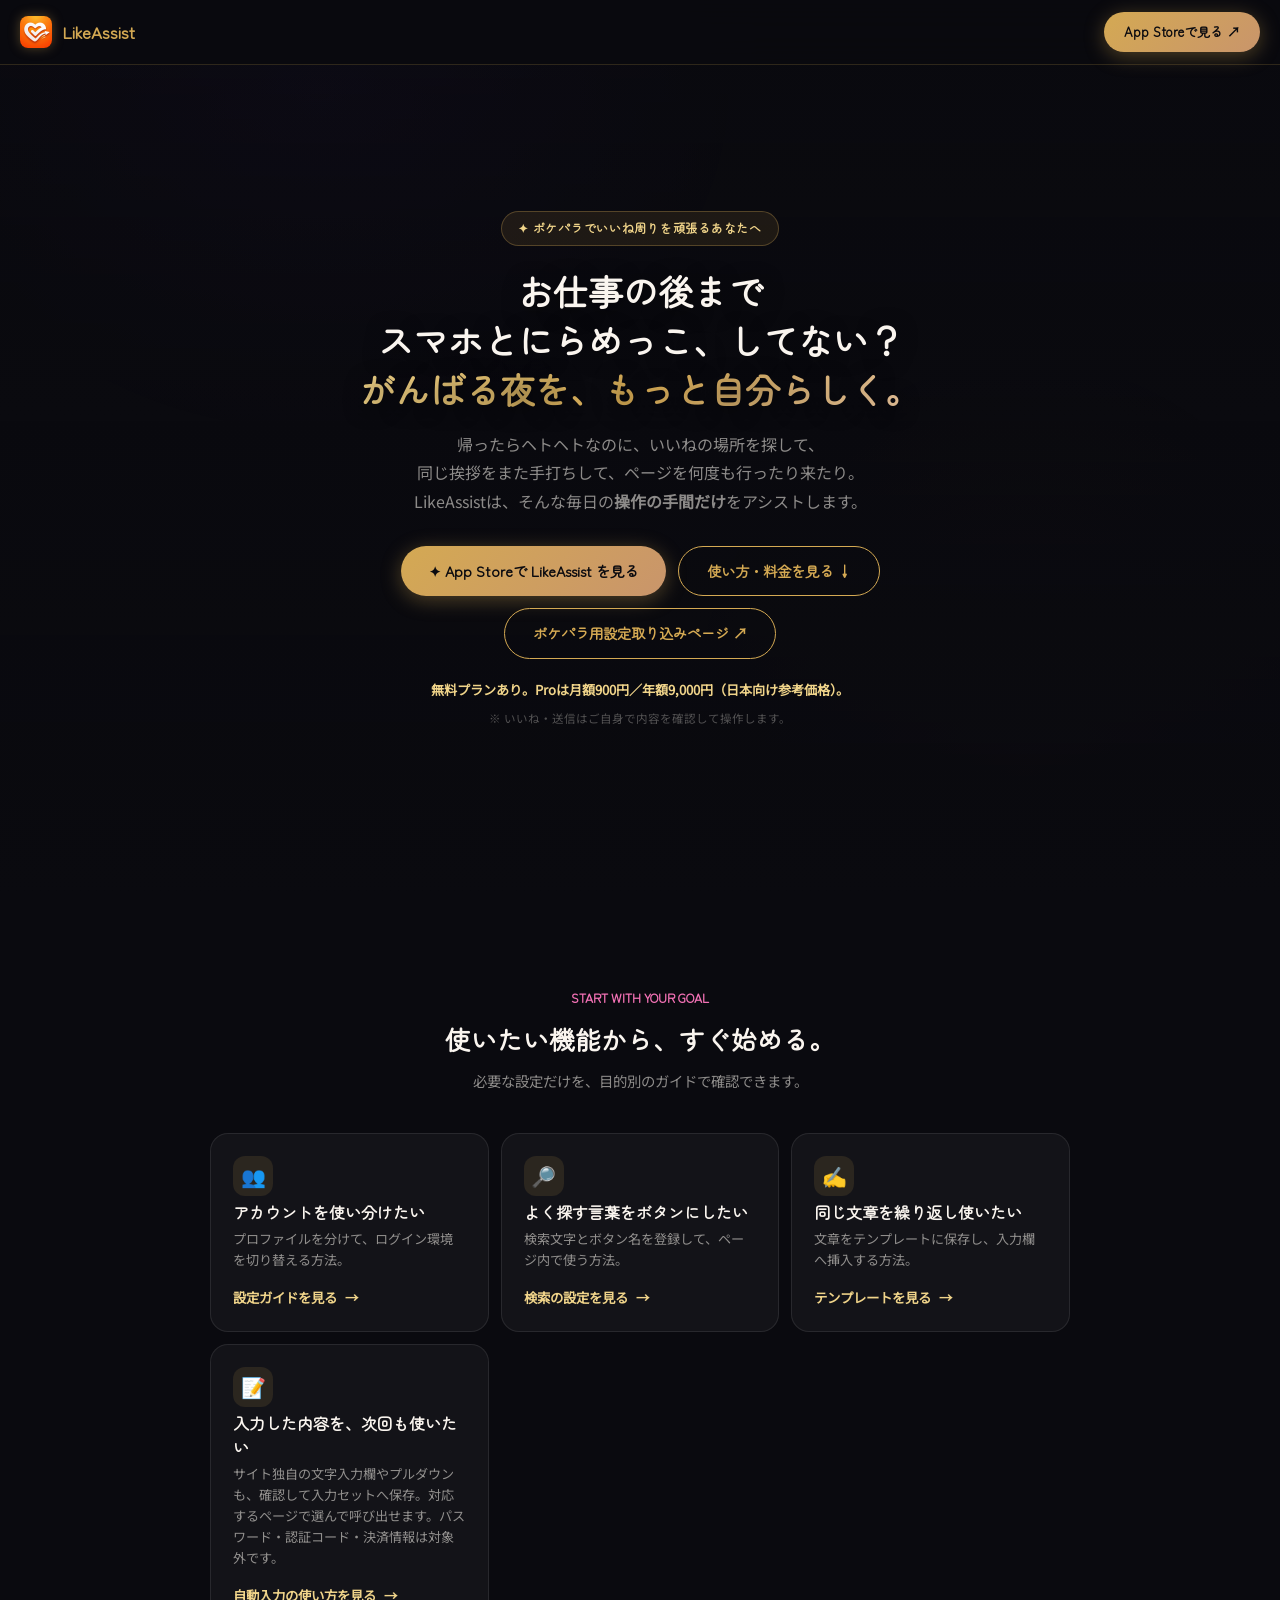
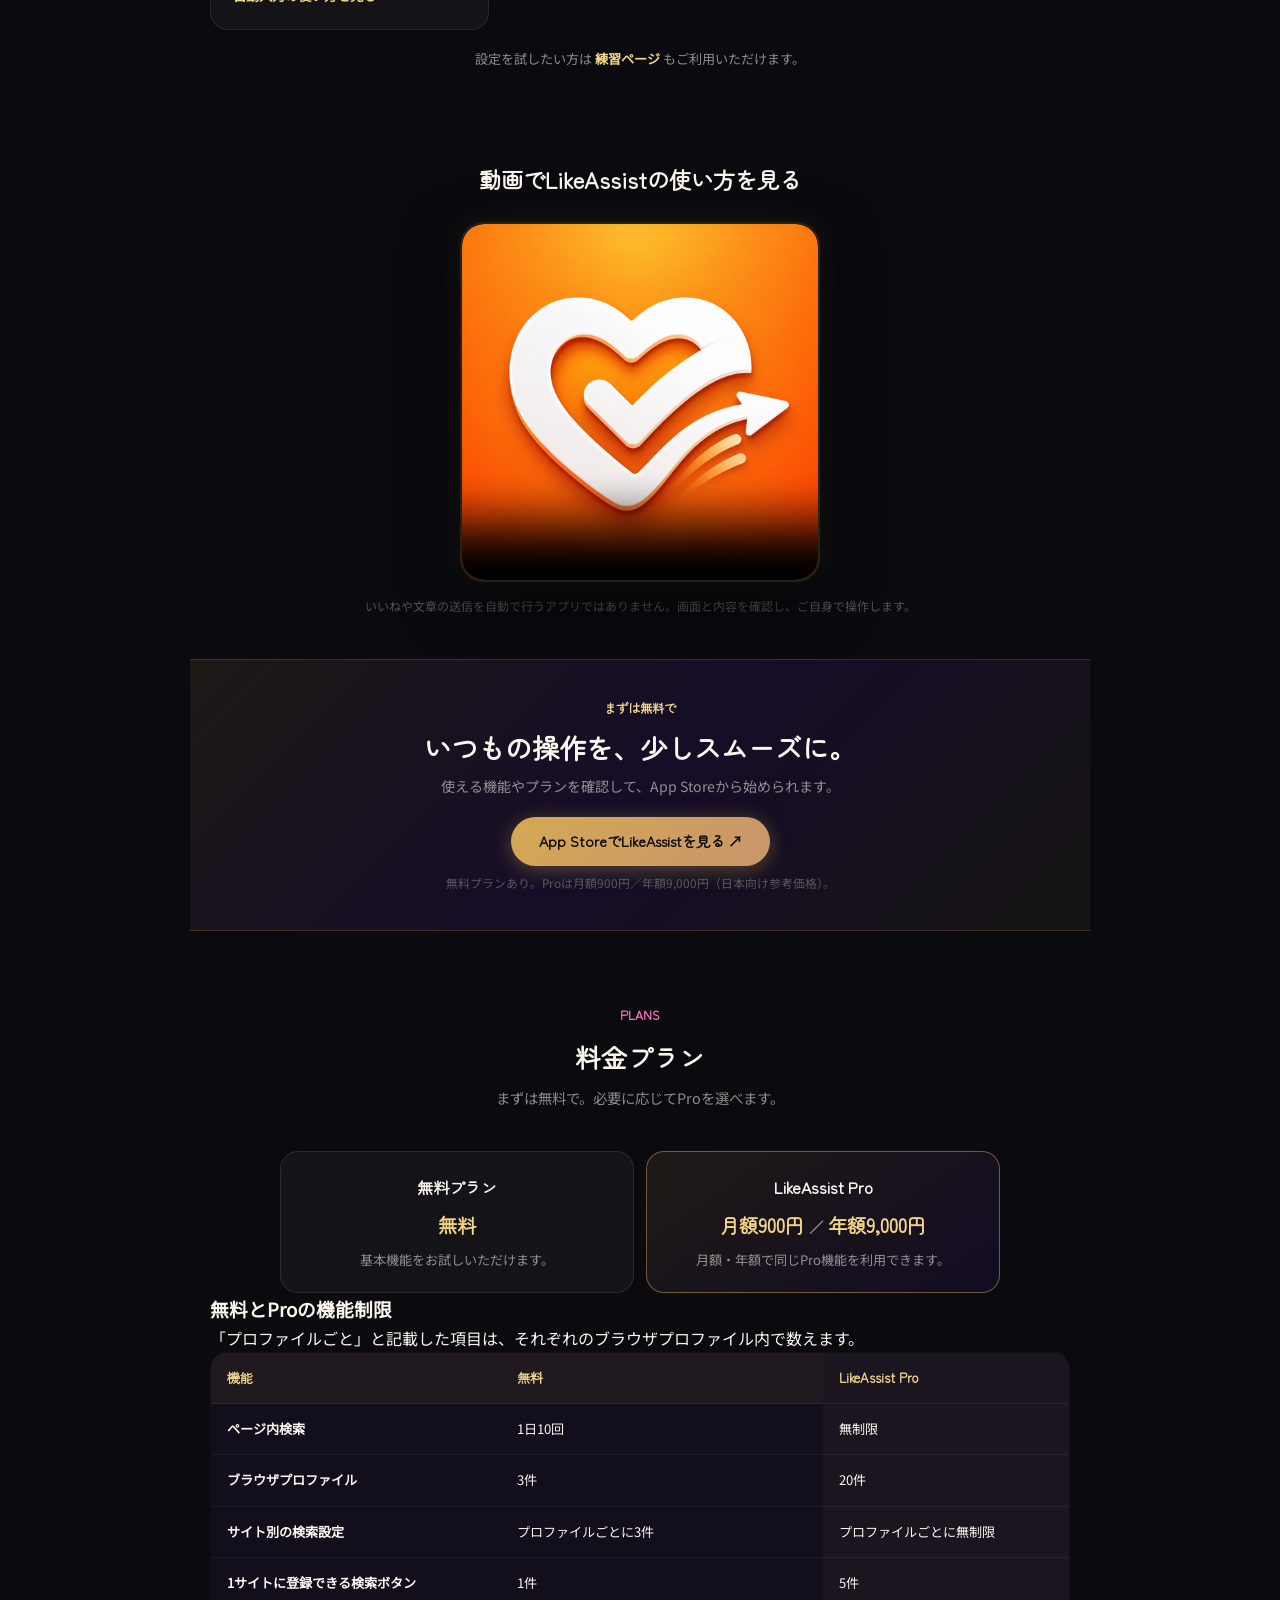
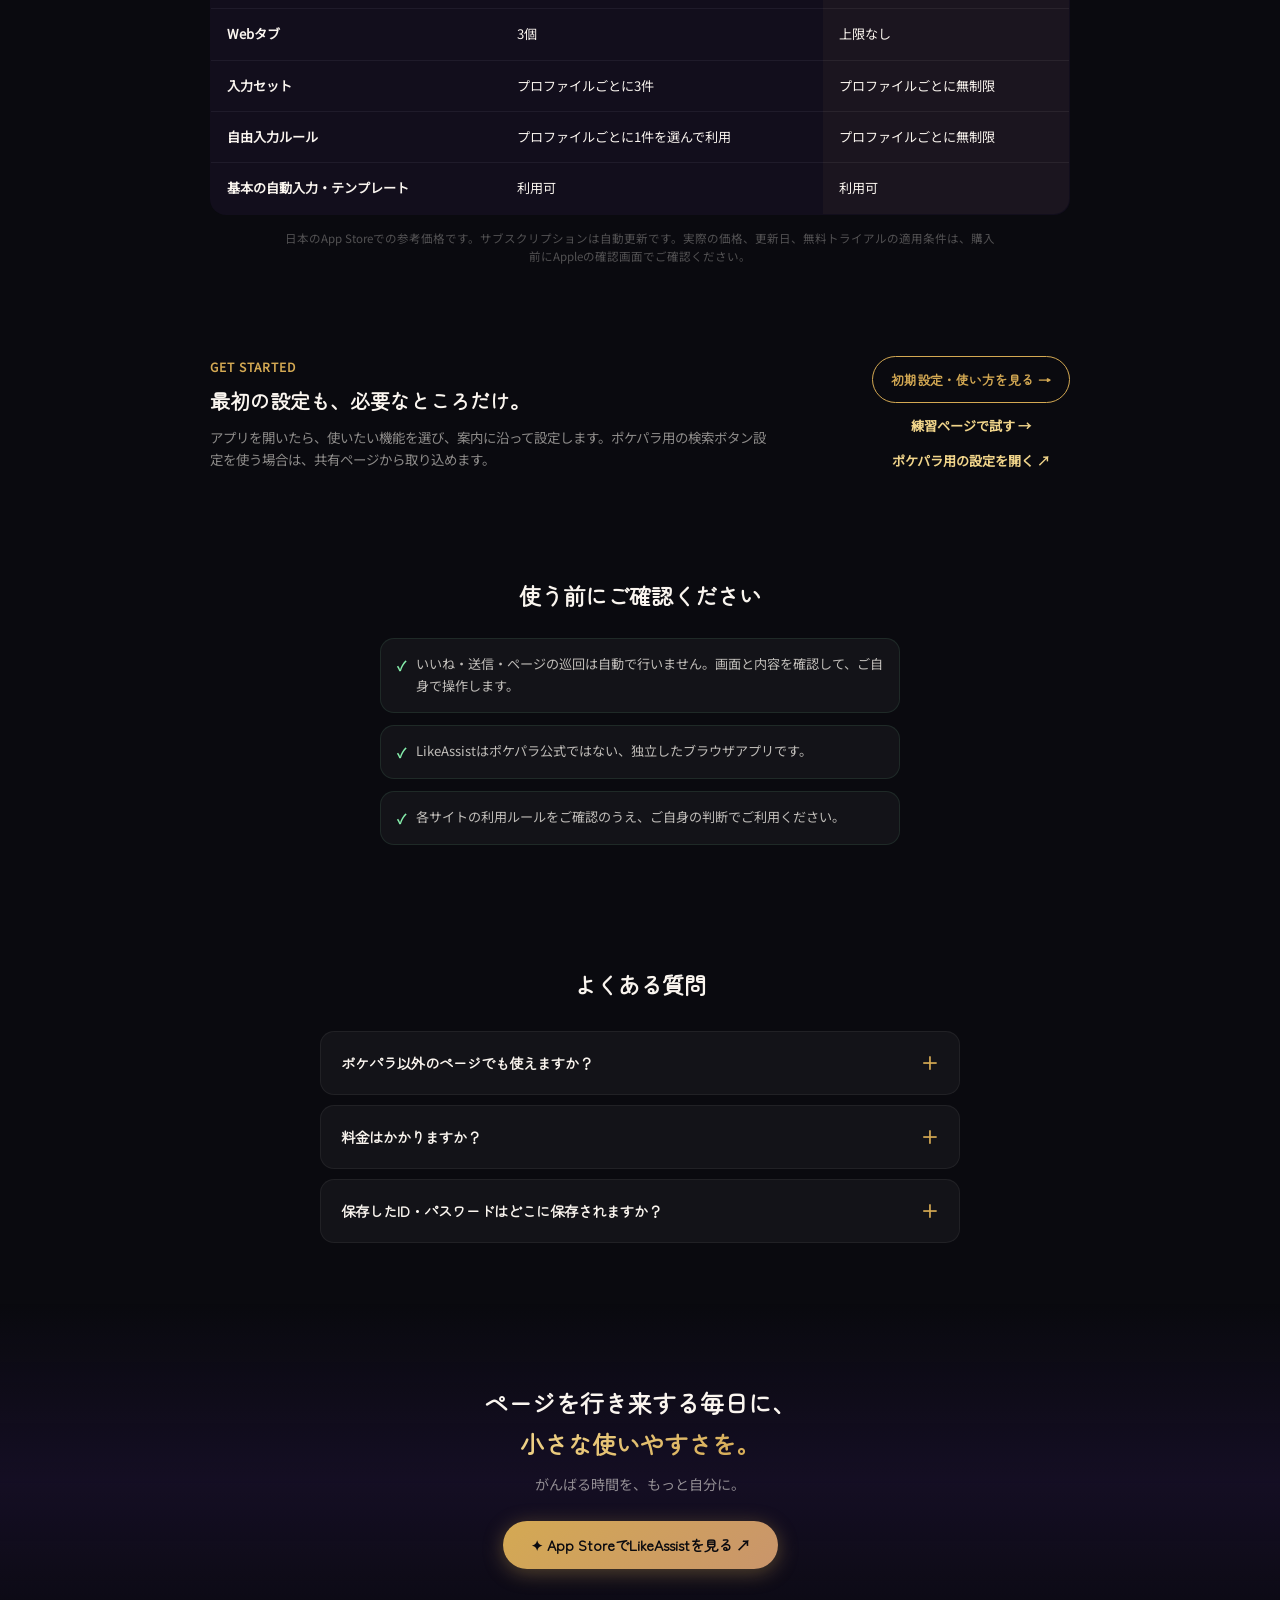
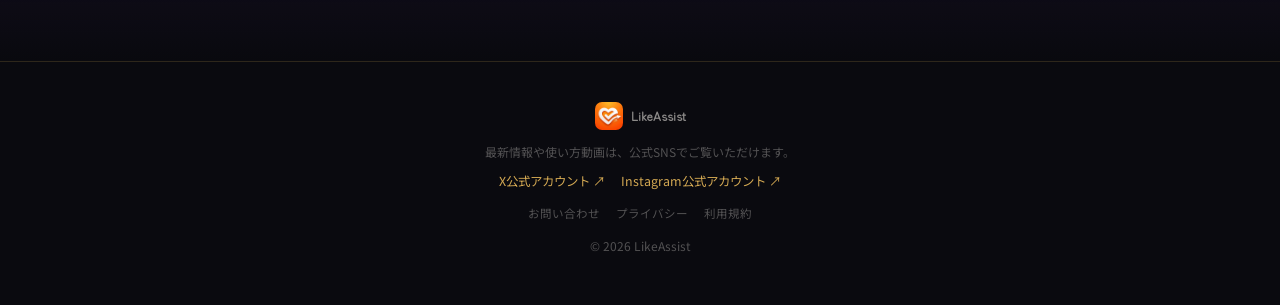
<file: index.html>
<!doctype html>
<html lang="ja">
<head>
  <meta name="google-site-verification" content="9Fh3n70htswHj9J1iqLvysbcN60GacaTy0x7rrq9J6E" />
  <meta charset="utf-8">
  <meta name="viewport" content="width=device-width, initial-scale=1">
  <meta name="theme-color" content="#0a0a0f">
  <link rel="canonical" href="https://likeassist-jp.github.io/">
  <title>LikeAssist｜ポケパラのいいね周りを、もっとスムーズに。</title>
  <meta name="description" content="いいねの場所を探して、同じ挨拶を何度も打って。LikeAssistはiPhoneのブラウザで、検索・入力・ページ切替を補助します。がんばる夜を、もっと自分らしく。">
  <meta property="og:type" content="website">
  <meta property="og:url" content="https://likeassist-jp.github.io/">
  <meta property="og:title" content="LikeAssist｜がんばる夜を、もっと自分らしく。">
  <meta property="og:description" content="いいねの場所を探す、同じ挨拶を打つ。そんな毎日の操作を、iPhoneブラウザでアシストします。">
  <meta property="og:image" content="https://likeassist-jp.github.io/assets/app-icon.png">
  <meta name="twitter:card" content="summary">
  <link rel="icon" href="assets/app-icon.png">
  <link rel="stylesheet" href="style-lp.css?v=20261022-mobile">
</head>
<body>

<!-- Champagne Bubbles -->
<div class="bubbles"><div class="bub"></div><div class="bub"></div><div class="bub"></div><div class="bub"></div><div class="bub"></div><div class="bub"></div><div class="bub"></div><div class="bub"></div></div>

<!-- ═══ TOPBAR ═══ -->
<header class="topbar" id="topbar">
  <a class="brand" href="#top">
    <img src="assets/app-icon.png" alt="" width="32" height="32">
    <span>LikeAssist</span>
  </a>
  <a class="btn btn-gold btn-sm" href="https://apps.apple.com/jp/app/likeassist/id6808687348">App Storeで見る ↗</a>
</header>

<!-- ═══ HERO ═══ -->
<section class="hero" id="top">
  <div class="hero-video-bg">
    <video autoplay muted loop playsinline preload="none" aria-hidden="true">
      <source src="Video%20Project%208.mp4" type="video/mp4">
    </video>
  </div>
  <div class="hero-inner">
    <div class="hero-eyebrow">✦ ポケパラでいいね周りを頑張るあなたへ</div>
    <h1>
      お仕事の後まで<br>
      スマホとにらめっこ、してない？<br>
      <span class="gold">がんばる夜を、もっと自分らしく。</span>
    </h1>
    <p class="hero-lead">
      帰ったらヘトヘトなのに、いいねの場所を探して、<br>
      同じ挨拶をまた手打ちして、ページを何度も行ったり来たり。<br>
      LikeAssistは、そんな毎日の<strong>操作の手間だけ</strong>をアシストします。
    </p>
    <div class="hero-actions">
      <a class="btn btn-gold" href="https://apps.apple.com/jp/app/likeassist/id6808687348">✦ App Storeで LikeAssist を見る</a>
      <a class="btn btn-outline" href="#start-by-goal">使い方・料金を見る ↓</a>
      <a class="btn btn-outline" href="https://likeassist-jp.github.io/pokepara-profile.json">ポケパラ用設定取り込みページ ↗</a>
    </div>
    <p class="hero-price-note">無料プランあり。Proは月額900円／年額9,000円（日本向け参考価格）。</p><p class="hero-note">※ いいね・送信はご自身で内容を確認して操作します。</p>
  </div>
</section>

<!-- ═══ START BY GOAL ═══ -->
<section class="section goal-section" id="start-by-goal">
  <div class="pain-head reveal"><p class="eyebrow">START WITH YOUR GOAL</p><h2>使いたい機能から、すぐ始める。</h2><p>必要な設定だけを、目的別のガイドで確認できます。</p></div>
  <div class="goal-grid">
    <article class="goal-card reveal"><span class="goal-icon" aria-hidden="true">👥</span><div><h3>アカウントを使い分けたい</h3><p>プロファイルを分けて、ログイン環境を切り替える方法。</p></div><a class="goal-link" href="https://ats-spec.github.io/likeassist-support/login.html">設定ガイドを見る <span aria-hidden="true">→</span></a></article>
    <article class="goal-card reveal"><span class="goal-icon" aria-hidden="true">🔎</span><div><h3>よく探す言葉をボタンにしたい</h3><p>検索文字とボタン名を登録して、ページ内で使う方法。</p></div><a class="goal-link" href="https://ats-spec.github.io/likeassist-support/kensaku.html">検索の設定を見る <span aria-hidden="true">→</span></a></article>
    <article class="goal-card reveal"><span class="goal-icon" aria-hidden="true">✍️</span><div><h3>同じ文章を繰り返し使いたい</h3><p>文章をテンプレートに保存し、入力欄へ挿入する方法。</p></div><a class="goal-link" href="https://ats-spec.github.io/likeassist-support/teikeibun.html">テンプレートを見る <span aria-hidden="true">→</span></a></article>
    <article class="goal-card reveal"><span class="goal-icon" aria-hidden="true">📝</span><div><h3>入力した内容を、次回も使いたい</h3><p>サイト独自の文字入力欄やプルダウンも、確認して入力セットへ保存。対応するページで選んで呼び出せます。パスワード・認証コード・決済情報は対象外です。</p></div><a class="goal-link" href="https://ats-spec.github.io/likeassist-support/guide.html">自動入力の使い方を見る <span aria-hidden="true">→</span></a></article>
  </div>
  <p class="goal-practice">設定を試したい方は <a href="https://ats-spec.github.io/likeassist-support/guide.html#practice">練習ページ</a> もご利用いただけます。</p>
</section>

<section class="section video-section compact-features reveal" aria-labelledby="intro-video-title">
  <h2 id="intro-video-title">動画でLikeAssistの使い方を見る</h2>
  <div class="video-frame">
    <video controls playsinline preload="metadata" poster="assets/app-icon.png" aria-label="LikeAssistの紹介動画">
      <source src="Video%20Project%208.mp4" type="video/mp4">
      お使いのブラウザでは動画を再生できません。
    </video>
  </div>
  <p class="manual-action-note">いいねや文章の送信を自動で行うアプリではありません。画面と内容を確認し、ご自身で操作します。</p>
</section>

<section class="mid-cta reveal" aria-labelledby="mid-cta-title">
  <p class="eyebrow">まずは無料で</p><h2 id="mid-cta-title">いつもの操作を、少しスムーズに。</h2><p>使える機能やプランを確認して、App Storeから始められます。</p>
  <a class="btn btn-gold" href="https://apps.apple.com/jp/app/likeassist/id6808687348">App StoreでLikeAssistを見る ↗</a>
  <small>無料プランあり。Proは月額900円／年額9,000円（日本向け参考価格）。</small>
</section>

<section class="section pricing-section" id="pricing">
  <div class="pain-head reveal"><p class="eyebrow">PLANS</p><h2>料金プラン</h2><p>まずは無料で。必要に応じてProを選べます。</p></div>
  <div class="pricing-grid">
    <article class="pricing-card reveal"><h3>無料プラン</h3><p class="plan-price">無料</p><p>基本機能をお試しいただけます。</p></article>
    <article class="pricing-card pricing-card-pro reveal"><h3>LikeAssist Pro</h3><p class="plan-price">月額900円 <span>／</span> 年額9,000円</p><p>月額・年額で同じPro機能を利用できます。</p></article>
  </div>
  <h3 class="limit-table-title">無料とProの機能制限</h3>
  <p class="limit-table-note" id="pricing-limits-note">「プロファイルごと」と記載した項目は、それぞれのブラウザプロファイル内で数えます。</p>
  <div class="limit-table-scroll" role="region" aria-label="無料プランとLikeAssist Proの機能制限" tabindex="0">
    <table class="comp-table" aria-describedby="pricing-limits-note" style="min-width:620px">
      <thead><tr><th scope="col">機能</th><th scope="col">無料</th><th scope="col" class="highlight">LikeAssist Pro</th></tr></thead>
      <tbody>
        <tr><th scope="row">ページ内検索</th><td>1日10回</td><td class="highlight">無制限</td></tr>
        <tr><th scope="row">ブラウザプロファイル</th><td>3件</td><td class="highlight">20件</td></tr>
        <tr><th scope="row">サイト別の検索設定</th><td>プロファイルごとに3件</td><td class="highlight">プロファイルごとに無制限</td></tr>
        <tr><th scope="row">1サイトに登録できる検索ボタン</th><td>1件</td><td class="highlight">5件</td></tr>
        <tr><th scope="row">Webタブ</th><td>3個</td><td class="highlight">上限なし</td></tr>
        <tr><th scope="row">入力セット</th><td>プロファイルごとに3件</td><td class="highlight">プロファイルごとに無制限</td></tr>
        <tr><th scope="row">自由入力ルール</th><td>プロファイルごとに1件を選んで利用</td><td class="highlight">プロファイルごとに無制限</td></tr>
        <tr><th scope="row">基本の自動入力・テンプレート</th><td>利用可</td><td class="highlight">利用可</td></tr>
      </tbody>
    </table>
  </div>
  <p class="pricing-note">日本のApp Storeでの参考価格です。サブスクリプションは自動更新です。実際の価格、更新日、無料トライアルの適用条件は、購入前にAppleの確認画面でご確認ください。</p>
</section>

<section class="section setup-compact reveal" id="setup">
  <div class="setup-compact-copy"><p class="eyebrow">GET STARTED</p><h2>最初の設定も、必要なところだけ。</h2><p>アプリを開いたら、使いたい機能を選び、案内に沿って設定します。ポケパラ用の検索ボタン設定を使う場合は、共有ページから取り込めます。</p></div>
  <div class="setup-compact-actions"><a class="btn btn-outline" href="https://ats-spec.github.io/likeassist-support/guide.html">初期設定・使い方を見る →</a><a class="text-link" href="https://ats-spec.github.io/likeassist-support/guide.html#practice">練習ページで試す →</a><a class="text-link" href="https://likeassist-jp.github.io/pokepara-profile.json">ポケパラ用の設定を開く ↗</a></div>
</section>

<!-- ═══ SAFETY ═══ -->
<section class="section safety reveal">
  <h2>使う前にご確認ください</h2>
  <div class="safety-grid">
    <div class="safe-item">
      <span class="check-ic">✓</span>
      <span>いいね・送信・ページの巡回は自動で行いません。画面と内容を確認して、ご自身で操作します。</span>
    </div>
    <div class="safe-item">
      <span class="check-ic">✓</span>
      <span>LikeAssistはポケパラ公式ではない、独立したブラウザアプリです。</span>
    </div>
    <div class="safe-item">
      <span class="check-ic">✓</span>
      <span>各サイトの利用ルールをご確認のうえ、ご自身の判断でご利用ください。</span>
    </div>
  </div>
</section>

<!-- ═══ FAQ ═══ -->
<section class="section faq reveal" id="faq">
  <h2>よくある質問</h2>
  <div class="faq-list">
    <details class="faq-item">
      <summary>ポケパラ以外のページでも使えますか？</summary>
      <div class="faq-body">ブラウザとしてWebページを開けます。検索や入力の補助は、ページの作りによって利用できない場合があります。</div>
    </details>
    <details class="faq-item">
      <summary>料金はかかりますか？</summary>
      <div class="faq-body">無料でお使いいただける機能があります。Proは月額900円・年額9,000円（日本向け参考価格）です。最新の価格、更新日、トライアルの適用条件は購入前にApp Storeの確認画面をご覧ください。</div>
    </details>
    <details class="faq-item">
      <summary>保存したID・パスワードはどこに保存されますか？</summary>
      <div class="faq-body">保存したID・パスワードは、プロファイルごとにiOS Keychain（端末内の保護された保存領域）へ保存します。LikeAssistの独自サーバーへ送信せず、設定共有用のファイルにも含めません。ログイン欄へ入力すると、その後の通信や入力情報の取り扱いは表示先Webサイトのポリシーに従います。LikeAssistはログインフォームを自動送信しません。</div>
    </details>
  </div>
</section>

<!-- ═══ FINAL CTA ═══ -->
<section class="final-cta reveal">
  <h2>
    ページを行き来する毎日に、<br>
    <span class="gold">小さな使いやすさを。</span>
  </h2>
  <p>がんばる時間を、もっと自分に。</p>
  <a class="btn btn-gold" href="https://apps.apple.com/jp/app/likeassist/id6808687348">✦ App StoreでLikeAssistを見る ↗</a>
</section>

<!-- ═══ FOOTER ═══ -->
<footer class="footer">
  <div class="footer-brand">
    <img src="assets/app-icon.png" alt="" width="28" height="28">
    <strong>LikeAssist</strong>
  </div>
  <p>最新情報や使い方動画は、公式SNSでご覧いただけます。</p>
  <nav class="footer-social" aria-label="公式SNS">
    <a href="https://x.com/likeassist_jp" target="_blank" rel="noopener noreferrer">X公式アカウント ↗</a>
    <a href="https://www.instagram.com/likeassist_jp/" target="_blank" rel="noopener noreferrer">Instagram公式アカウント ↗</a>
  </nav>
  <nav>
    <a href="https://ats-spec.github.io/likeassist-support/support.html">お問い合わせ</a>
    <a href="https://ats-spec.github.io/likeassist-support/privacy.html">プライバシー</a>
    <a href="https://ats-spec.github.io/likeassist-support/terms.html">利用規約</a>
  </nav>
  <p class="copyright">© 2026 LikeAssist</p>
</footer>

<script src="lp-script.js"></script>
</body>
</html>
</file>
<file: style-lp.css>
/* ==========================================================================
   LikeAssist LP — "がんばる夜を、もっと自分らしく。"
   Luxury Night Edition for ナイトワーカー
   ========================================================================== */
@font-face{font-family:'Noto Sans JP';src:url('./assets/fonts/NotoSansJP-Regular.ttf') format('truetype');font-style:normal;font-weight:400;font-display:swap}
@font-face{font-family:'Zen Maru Gothic';src:url('./assets/fonts/ZenMaruGothic-Regular.ttf') format('truetype');font-style:normal;font-weight:400;font-display:swap}

:root {
  --bg: #0a0a0f;
  --bg-deep: #0f0d18;
  --bg-card: rgba(22, 17, 35, 0.7);
  --gold: #d4a953;
  --gold-lt: #f0d48a;
  --gold-glow: rgba(212,169,83,.35);
  --rose: #c9956b;
  --rose-lt: #e8c4a0;
  --purple: #6d28d9;
  --purple-lt: #a78bfa;
  --pink: #f472b6;
  --pink-lt: #fbcfe8;
  --mint: #86efac;
  --txt: #faf5ef;
  --txt-m: rgba(250,245,239,.55);
  --txt-d: rgba(250,245,239,.3);
  --border: rgba(212,169,83,.18);
  --glass: rgba(255,255,255,.04);
  --ff-d: 'Zen Maru Gothic','Noto Sans JP',sans-serif;
  --ff-b: 'Noto Sans JP',sans-serif;
}

*,*::before,*::after{box-sizing:border-box;margin:0;padding:0}
html{scroll-behavior:smooth;-webkit-text-size-adjust:100%}
body{font-family:var(--ff-b);background:var(--bg);color:var(--txt);line-height:1.7;overflow-x:hidden;position:relative}
img{max-width:100%;height:auto;display:block}
a{color:var(--gold);text-decoration:none;transition:color .2s}
a:hover{color:var(--gold-lt)}

/* ── Ambient BG ── */
body::before{content:'';position:fixed;inset:0;pointer-events:none;z-index:0;
  background:radial-gradient(ellipse 600px 500px at 25% 10%,rgba(109,40,217,.07) 0%,transparent 70%),
  radial-gradient(ellipse 500px 600px at 80% 85%,rgba(212,169,83,.05) 0%,transparent 70%)}

/* ── Bubbles ── */
.bubbles{position:fixed;inset:0;z-index:0;pointer-events:none;overflow:hidden}
.bub{position:absolute;bottom:-20px;border-radius:50%;
  background:radial-gradient(circle at 30% 30%,rgba(240,212,138,.5),rgba(212,169,83,.1));
  border:1px solid rgba(212,169,83,.15);animation:bubUp linear infinite;opacity:0}
.bub:nth-child(1){left:8%;width:5px;height:5px;animation-duration:7s;animation-delay:0s}
.bub:nth-child(2){left:22%;width:4px;height:4px;animation-duration:9s;animation-delay:1s}
.bub:nth-child(3){left:38%;width:6px;height:6px;animation-duration:6s;animation-delay:.5s}
.bub:nth-child(4){left:55%;width:3px;height:3px;animation-duration:8s;animation-delay:2s}
.bub:nth-child(5){left:70%;width:5px;height:5px;animation-duration:7.5s;animation-delay:1.5s}
.bub:nth-child(6){left:85%;width:4px;height:4px;animation-duration:10s;animation-delay:.8s}
.bub:nth-child(7){left:15%;width:3px;height:3px;animation-duration:11s;animation-delay:3s}
.bub:nth-child(8){left:48%;width:7px;height:7px;animation-duration:6.5s;animation-delay:2.5s}
@keyframes bubUp{0%{transform:translateY(0);opacity:0}8%{opacity:.6}50%{opacity:.4}100%{transform:translateY(-110vh);opacity:0}}

/* ── Reveal animation ── */
.reveal{opacity:0;transform:translateY(30px);transition:opacity .7s ease,transform .7s cubic-bezier(.16,1,.3,1)}
.reveal.visible{opacity:1;transform:translateY(0)}

/* ── Section base ── */
.section{position:relative;z-index:1;padding:80px 20px;max-width:900px;margin:0 auto}
.section-sm{max-width:720px}

/* ── Topbar ── */
.topbar{position:fixed;top:0;left:0;right:0;z-index:100;padding:12px 20px;
  background:rgba(10,10,15,.85);backdrop-filter:blur(20px);border-bottom:1px solid var(--border);
  display:flex;justify-content:space-between;align-items:center;transition:box-shadow .3s}
.topbar.scrolled{box-shadow:0 4px 30px rgba(0,0,0,.5)}
.topbar .brand{display:flex;align-items:center;gap:10px;font-family:var(--ff-d);font-weight:700;font-size:1.05rem;color:var(--gold)}
.topbar .brand img{width:32px;height:32px;border-radius:8px;box-shadow:0 0 12px var(--gold-glow)}

/* ── Buttons ── */
.btn{display:inline-flex;align-items:center;justify-content:center;gap:8px;padding:12px 28px;border-radius:99px;
  font-family:var(--ff-d);font-weight:700;font-size:.9rem;text-decoration:none;transition:all .3s;cursor:pointer;border:none}
.btn-gold{background:linear-gradient(135deg,var(--gold),var(--rose));color:#0a0a0f;
  box-shadow:0 4px 20px var(--gold-glow)}
.btn-gold:hover{transform:translateY(-2px);box-shadow:0 8px 30px rgba(212,169,83,.5);color:#0a0a0f}
.btn-outline{background:transparent;border:1.5px solid var(--gold);color:var(--gold)}
.btn-outline:hover{background:rgba(212,169,83,.1);transform:translateY(-2px)}
.btn-sm{padding:9px 20px;font-size:.82rem}

/* ── Hero ── */
.hero{position:relative;min-height:100vh;display:flex;align-items:center;justify-content:center;
  padding:120px 20px 80px;overflow:hidden}
.hero-video-bg{position:absolute;inset:0;z-index:0}
.hero-video-bg video{width:100%;height:100%;object-fit:cover;opacity:.15}
.hero-video-bg::after{content:'';position:absolute;inset:0;
  background:linear-gradient(180deg,rgba(10,10,15,.6) 0%,rgba(10,10,15,.9) 70%,var(--bg) 100%)}
.hero-inner{position:relative;z-index:1;text-align:center;max-width:680px}
.hero-eyebrow{display:inline-flex;align-items:center;gap:6px;padding:6px 16px;border-radius:99px;
  background:rgba(212,169,83,.1);border:1px solid rgba(212,169,83,.3);color:var(--gold-lt);
  font-size:.75rem;font-weight:700;letter-spacing:.06em;margin-bottom:20px;font-family:var(--ff-d)}
.hero h1{font-family:var(--ff-d);font-size:2.2rem;font-weight:900;line-height:1.4;margin-bottom:16px;
  text-shadow:0 4px 20px rgba(0,0,0,.5)}
.hero h1 .gold{background:linear-gradient(135deg,var(--gold-lt),var(--gold),var(--rose-lt));
  -webkit-background-clip:text;-webkit-text-fill-color:transparent}
.hero-lead{font-size:1rem;color:var(--txt-m);margin-bottom:30px;line-height:1.8}
.hero-actions{display:flex;gap:12px;justify-content:center;flex-wrap:wrap;margin-bottom:20px}
.hero-note{font-size:.72rem;color:var(--txt-d);max-width:400px;margin:0 auto}

/* ── Pain points ── */
.pain-head{text-align:center;margin-bottom:40px}
.pain-head .eyebrow{color:var(--pink);font-size:.78rem;font-weight:700;font-family:var(--ff-d);margin-bottom:8px}
.pain-head h2{font-family:var(--ff-d);font-size:1.6rem;font-weight:900}
.pain-head p{color:var(--txt-m);margin-top:8px;font-size:.9rem}
.pain-grid{display:grid;grid-template-columns:1fr;gap:14px}
@media(min-width:600px){.pain-grid{grid-template-columns:repeat(3,1fr)}}
.pain-card{background:var(--glass);border:1px solid rgba(255,255,255,.07);border-radius:20px;
  padding:24px 20px;backdrop-filter:blur(6px);text-align:center;transition:transform .3s,border-color .3s}
.pain-card:hover{transform:translateY(-4px);border-color:rgba(244,114,182,.25)}
.pain-card .emoji{font-size:2rem;margin-bottom:12px;display:block}
.pain-card h3{font-family:var(--ff-d);font-size:1rem;font-weight:700;margin-bottom:8px}
.pain-card p{font-size:.82rem;color:var(--txt-m);line-height:1.6}

/* ── Diary Quote ── */
.diary{position:relative;max-width:560px;margin:40px auto 0;padding:20px 24px 20px 28px;
  background:var(--glass);border-left:3px solid var(--gold);border-radius:0 16px 16px 0;
  font-family:var(--ff-d);font-size:.88rem;color:rgba(250,245,239,.65);line-height:1.7;font-style:italic}

/* ── Solution ── */
.solution{text-align:center;padding:80px 20px}
.solution .app-logo{width:96px;height:96px;border-radius:24px;margin:0 auto 16px;display:block;
  box-shadow:0 0 40px var(--gold-glow),0 0 80px rgba(109,40,217,.2);
  animation:logoPulse 3s infinite alternate ease-in-out}
@keyframes logoPulse{0%{transform:scale(.96);box-shadow:0 0 30px var(--gold-glow)}
  100%{transform:scale(1.04);box-shadow:0 0 55px rgba(212,169,83,.55),0 0 80px rgba(109,40,217,.3)}}
.solution h2{font-family:var(--ff-d);font-size:1.8rem;font-weight:900;margin-bottom:6px}
.solution .tagline{font-size:1rem;color:var(--gold);font-weight:700;font-family:var(--ff-d);margin-bottom:8px}
.solution .desc{color:var(--txt-m);font-size:.88rem;max-width:480px;margin:0 auto 24px}
.pill-row{display:flex;flex-wrap:wrap;gap:10px;justify-content:center;max-width:520px;margin:0 auto}
.pill{display:inline-flex;align-items:center;gap:8px;padding:10px 16px;border-radius:14px;
  background:var(--glass);border:1px solid rgba(255,255,255,.08);font-size:.8rem;
  backdrop-filter:blur(6px)}
.pill .ic{width:28px;height:28px;border-radius:8px;display:flex;align-items:center;justify-content:center;
  font-weight:800;font-size:.78rem;flex-shrink:0}
.ic-gold{background:rgba(212,169,83,.15);color:var(--gold-lt)}
.ic-purple{background:rgba(167,139,250,.15);color:var(--purple-lt)}
.ic-pink{background:rgba(244,114,182,.15);color:var(--pink)}

/* ── Video Section ── */
.video-section{text-align:center;padding:60px 20px 80px}
.video-section h2{font-family:var(--ff-d);font-size:1.4rem;font-weight:900;margin-bottom:24px}
.video-frame{position:relative;max-width:360px;margin:0 auto;border-radius:24px;overflow:hidden;
  box-shadow:0 20px 60px rgba(0,0,0,.6),0 0 30px rgba(212,169,83,.1);
  border:2px solid rgba(212,169,83,.15)}
.video-frame video{width:100%;display:block;border-radius:22px}

/* ── Features ── */
.features{padding:60px 20px}
.features .section-head{text-align:center;margin-bottom:50px}
.features .section-head .eyebrow{color:var(--gold);font-size:.78rem;font-weight:700;font-family:var(--ff-d);margin-bottom:8px}
.features .section-head h2{font-family:var(--ff-d);font-size:1.6rem;font-weight:900}
.features .section-head p{color:var(--txt-m);font-size:.88rem;margin-top:8px}
.feat-card{display:flex;gap:28px;align-items:center;margin-bottom:50px;flex-wrap:wrap}
.feat-card.reverse{flex-direction:row-reverse}
.feat-copy{flex:1;min-width:260px}
.feat-tag{display:inline-block;padding:4px 12px;border-radius:99px;font-size:.72rem;font-weight:700;
  font-family:var(--ff-d);margin-bottom:10px}
.tag-pink{background:rgba(244,114,182,.12);border:1px solid rgba(244,114,182,.3);color:var(--pink)}
.tag-gold{background:rgba(212,169,83,.12);border:1px solid rgba(212,169,83,.3);color:var(--gold-lt)}
.tag-purple{background:rgba(167,139,250,.12);border:1px solid rgba(167,139,250,.3);color:var(--purple-lt)}
.feat-copy h3{font-family:var(--ff-d);font-size:1.2rem;font-weight:800;margin-bottom:8px}
.feat-copy p{font-size:.85rem;color:var(--txt-m);line-height:1.7}
.feat-img{flex:1;min-width:200px;max-width:280px}
.feat-img img{border-radius:18px;border:1px solid rgba(212,169,83,.15);
  box-shadow:0 16px 40px rgba(0,0,0,.5),0 0 20px rgba(212,169,83,.08)}

.lp-update-heading{max-width:720px;margin:64px auto 28px;text-align:center}
.lp-update-heading h2{font-family:var(--ff-d);font-size:1.35rem;font-weight:900;margin:8px 0}
.lp-update-heading>p:last-child{color:var(--txt-m);font-size:.85rem;line-height:1.7}
.lp-update-grid{display:grid;grid-template-columns:repeat(auto-fit,minmax(190px,1fr));gap:14px;max-width:900px;margin:0 auto 42px}
.lp-update-grid article{padding:18px;border:1px solid rgba(212,169,83,.2);border-radius:16px;background:rgba(255,255,255,.035)}
.lp-update-grid h3{font-family:var(--ff-d);font-size:.95rem;margin:0 0 8px;color:var(--gold-lt)}
.lp-update-grid p{margin:0;color:var(--txt-m);font-size:.8rem;line-height:1.75}

/* ── Comparison ── */
.comparison{padding:60px 20px}
.comparison h2{font-family:var(--ff-d);font-size:1.4rem;font-weight:900;text-align:center;margin-bottom:8px}
.comparison>p{text-align:center;color:var(--txt-m);font-size:.85rem;margin-bottom:30px}
.comp-table{width:100%;border-collapse:collapse;font-size:.82rem;overflow:hidden;border-radius:16px;
  background:var(--bg-card);border:1px solid rgba(255,255,255,.06)}
.comp-table th,.comp-table td{padding:14px 16px;text-align:left;border-bottom:1px solid rgba(255,255,255,.06)}
.comp-table thead th{background:rgba(212,169,83,.08);color:var(--gold-lt);font-weight:700;font-family:var(--ff-d)}
.comp-table .highlight{background:rgba(212,169,83,.05)}
.comp-table .check{color:var(--mint);font-weight:700}
.comp-table .cross{color:rgba(250,245,239,.3)}
.comp-note{font-size:.72rem;color:var(--txt-d);margin-top:12px;text-align:center}

/* ── Voices ── */
.voices{padding:60px 20px}
.voices h2{font-family:var(--ff-d);font-size:1.4rem;font-weight:900;text-align:center;margin-bottom:8px}
.voices>p{text-align:center;color:var(--txt-m);font-size:.82rem;margin-bottom:28px}
.voice-scroll{display:flex;gap:16px;overflow-x:auto;scroll-snap-type:x mandatory;padding-bottom:12px;
  -webkit-overflow-scrolling:touch;scrollbar-width:thin;scrollbar-color:rgba(212,169,83,.3) transparent}
.voice-card{min-width:280px;max-width:300px;flex-shrink:0;scroll-snap-align:start;padding:22px 20px;
  background:var(--glass);border:1px solid rgba(255,255,255,.07);border-radius:18px;backdrop-filter:blur(6px)}
.voice-card .scenario-title{font-family:var(--ff-d);font-size:.95rem;font-weight:900;color:var(--gold-lt);line-height:1.5;margin-bottom:10px}
.voice-card .scenario-copy{font-size:.84rem;color:rgba(250,245,239,.7);line-height:1.75}

/* ── Setup ── */
.setup{padding:60px 20px}
.setup h2{font-family:var(--ff-d);font-size:1.4rem;font-weight:900;text-align:center;margin-bottom:28px}
.steps{display:flex;flex-direction:column;gap:16px;max-width:520px;margin:0 auto}
.step{display:flex;gap:16px;align-items:flex-start;padding:18px 20px;background:var(--glass);
  border:1px solid rgba(255,255,255,.06);border-radius:16px}
.step-num{width:36px;height:36px;border-radius:10px;background:rgba(212,169,83,.12);color:var(--gold-lt);
  display:flex;align-items:center;justify-content:center;font-weight:800;font-family:var(--ff-d);flex-shrink:0}
.step-body h4{font-family:var(--ff-d);font-size:.92rem;font-weight:700;margin-bottom:4px}
.step-body p{font-size:.8rem;color:var(--txt-m);line-height:1.5}
.profile-import-figure{max-width:520px;margin:24px auto 18px;text-align:center}
.profile-import-figure img{display:block;width:100%;height:auto;border:1px solid rgba(255,255,255,.12);border-radius:16px}
.profile-import-figure figcaption{margin-top:8px;font-size:.75rem;color:var(--txt-m)}
.profile-choice-notes{max-width:520px;margin:0 auto 22px}
.profile-choice-notes p{font-size:.8rem;color:var(--txt-m);line-height:1.65;margin:0 0 10px}
.profile-choice-notes strong{color:var(--gold-lt)}
.profile-json-url,.setup>small{display:block;max-width:520px;margin:14px auto;color:var(--txt-m);font-size:.8rem;line-height:1.6;overflow-wrap:anywhere}
.profile-json-url{text-align:center}
.profile-json-url a,.setup>small a{color:var(--gold-lt)}
.profile-json-url a.profile-json-cta{display:flex;width:fit-content;max-width:100%;align-items:center;justify-content:center;gap:8px;margin:12px auto 0;padding:12px 22px;
  border:1px solid var(--gold);border-radius:999px;background:linear-gradient(135deg,var(--gold),var(--rose));color:#17110b;
  font-family:var(--ff-d);font-size:.9rem;font-weight:700;text-align:center;overflow-wrap:anywhere;box-shadow:0 4px 20px var(--gold-glow)}
.profile-json-url a.profile-json-cta:hover{color:#17110b;transform:translateY(-2px);box-shadow:0 8px 30px rgba(212,169,83,.4)}
.profile-import-videos{max-width:720px;margin:24px auto 0;padding:0 16px;border:1px solid var(--border);border-radius:16px;background:var(--glass)}
.profile-import-videos summary{padding:16px 0;color:var(--gold-lt);font-family:var(--ff-d);font-weight:700;cursor:pointer}
.profile-tutorial-grid{display:grid;grid-template-columns:repeat(auto-fit,minmax(220px,1fr));gap:16px;padding:0 0 16px}
.profile-tutorial-card{padding:14px;border:1px solid rgba(255,255,255,.08);border-radius:14px;background:var(--bg-card)}
.profile-tutorial-card h3{font-family:var(--ff-d);font-size:.95rem;margin-bottom:4px}
.profile-tutorial-card p{min-height:2.8em;color:var(--txt-m);font-size:.78rem;line-height:1.5;margin-bottom:10px}
.profile-tutorial-card video{display:block;width:100%;max-height:520px;aspect-ratio:9/16;object-fit:contain;border-radius:10px;background:#08080d}

/* ── Safety ── */
.safety{padding:60px 20px;text-align:center}
.safety h2{font-family:var(--ff-d);font-size:1.4rem;font-weight:900;margin-bottom:24px}
.safety-grid{display:grid;gap:12px;max-width:520px;margin:0 auto;text-align:left}
.safe-item{display:flex;align-items:flex-start;gap:10px;padding:14px 16px;background:var(--glass);
  border:1px solid rgba(134,239,172,.1);border-radius:14px;font-size:.82rem;color:rgba(250,245,239,.75)}
.safe-item .check-ic{color:var(--mint);font-weight:800;flex-shrink:0;margin-top:2px}

/* ── FAQ ── */
.faq{padding:60px 20px}
.faq h2{font-family:var(--ff-d);font-size:1.4rem;font-weight:900;text-align:center;margin-bottom:28px}
.faq-list{max-width:640px;margin:0 auto;display:flex;flex-direction:column;gap:10px}
.faq-item{border:1px solid rgba(255,255,255,.06);border-radius:14px;overflow:hidden;background:var(--glass)}
.faq-item summary{padding:16px 20px;cursor:pointer;font-weight:700;font-family:var(--ff-d);font-size:.9rem;
  list-style:none;display:flex;align-items:center;justify-content:space-between}
.faq-item summary::after{content:'＋';color:var(--gold);font-size:1.1rem;transition:transform .3s}
.faq-item[open] summary::after{transform:rotate(45deg)}
.faq-item .faq-body{padding:0 20px 16px;font-size:.84rem;color:var(--txt-m);line-height:1.7}

/* ── Final CTA ── */
.final-cta{position:relative;z-index:1;text-align:center;padding:80px 20px;
  background:linear-gradient(180deg,transparent 0%,rgba(45,24,84,.3) 50%,transparent 100%)}
.final-cta h2{font-family:var(--ff-d);font-size:1.5rem;font-weight:900;margin-bottom:8px}
.final-cta h2 .gold{background:linear-gradient(135deg,var(--gold-lt),var(--gold));
  -webkit-background-clip:text;-webkit-text-fill-color:transparent}
.final-cta p{color:var(--txt-m);font-size:.88rem;margin-bottom:24px}
.final-cta .btn{margin-bottom:12px}
.final-cta small{display:block;font-size:.7rem;color:var(--txt-d);margin-top:8px}

/* ── Footer ── */
.footer{position:relative;z-index:1;padding:40px 20px;border-top:1px solid var(--border);
  text-align:center;font-size:.75rem;color:var(--txt-d)}
.footer-brand{display:flex;align-items:center;justify-content:center;gap:8px;margin-bottom:12px;
  font-family:var(--ff-d);font-weight:700;color:var(--txt-m)}
.footer-brand img{width:28px;height:28px;border-radius:7px}
.footer p{max-width:500px;margin:0 auto 10px;line-height:1.6}
.footer nav{display:flex;gap:16px;justify-content:center;flex-wrap:wrap;margin-bottom:12px}
.footer nav a{color:var(--txt-d);font-size:.72rem;transition:color .2s}
.footer nav a:hover{color:var(--gold)}
.footer-social{display:flex;gap:16px;justify-content:center;flex-wrap:wrap;margin-bottom:12px}
.footer nav.footer-social a{color:var(--gold);font-size:.78rem;transition:opacity .2s}
.footer nav.footer-social a:hover{opacity:.8}

/* ── Responsive ── */
@media(max-width:640px){
  .hero h1{font-size:1.6rem}
  .feat-card,.feat-card.reverse{flex-direction:column;text-align:center}
  .feat-img{max-width:240px;margin:0 auto}
  .lp-update-grid{grid-template-columns:1fr;max-width:520px}
  .comp-table{font-size:.75rem}
  .comp-table th,.comp-table td{padding:10px 12px}
}



/* ── 2026-10 conversion and mobile-overlap refinement ── */
.goal-grid{display:grid;grid-template-columns:1fr;gap:12px;max-width:900px;margin:0 auto}
.goal-card{display:grid;grid-template-columns:40px minmax(0,1fr);gap:4px 14px;align-items:start;
  padding:20px;background:var(--glass);border:1px solid rgba(255,255,255,.09);border-radius:18px}
.goal-icon{grid-row:1 / span 2;display:grid;place-items:center;width:40px;height:40px;border-radius:12px;
  background:rgba(212,169,83,.12);font-size:1.25rem}
.goal-card h3{font-family:var(--ff-d);font-size:1rem;line-height:1.5;margin:0 0 4px}
.goal-card p{color:var(--txt-m);font-size:.82rem;line-height:1.6;margin:0}
.goal-link{grid-column:2;display:inline-flex;align-items:center;gap:8px;width:fit-content;max-width:100%;
  margin-top:8px;color:var(--gold-lt);font-size:.84rem;font-weight:700;text-decoration:none}
.goal-link:hover,.goal-practice a:hover,.text-link:hover{color:var(--gold)}
.goal-practice{margin:18px auto 0;text-align:center;color:var(--txt-m);font-size:.82rem}
.goal-practice a,.text-link{color:var(--gold-lt);font-weight:700}
.compact-features{padding-top:10px;padding-bottom:44px;text-align:center}
.compact-features>.eyebrow{font-family:var(--ff-d);font-size:.76rem;font-weight:700;color:var(--gold);letter-spacing:.08em}
.compact-feature-list{display:grid;grid-template-columns:1fr;gap:8px;max-width:720px;margin:16px auto}
.compact-feature-list span{padding:10px 14px;border:1px solid rgba(255,255,255,.08);border-radius:12px;
  background:var(--glass);color:var(--txt-m);font-size:.84rem}
.compact-feature-list b{color:var(--gold-lt);margin-right:6px}
.manual-action-note{max-width:700px;margin:14px auto 0;color:var(--txt-d);font-size:.75rem;line-height:1.6}
.mid-cta{position:relative;z-index:1;margin:0 auto 22px;padding:38px 22px;text-align:center;
  max-width:900px;border-block:1px solid rgba(212,169,83,.2);
  background:linear-gradient(135deg,rgba(212,169,83,.09),rgba(109,40,217,.12),rgba(212,169,83,.06))}
.mid-cta .eyebrow{color:var(--gold-lt);font-family:var(--ff-d);font-size:.78rem;font-weight:700;margin:0 0 8px}
.mid-cta h2{font-family:var(--ff-d);font-size:clamp(1.25rem,4vw,1.7rem);line-height:1.45;margin:0 0 8px}
.mid-cta>p:not(.eyebrow){color:var(--txt-m);font-size:.88rem;margin:0 0 18px}
.mid-cta .btn{margin-bottom:8px}
.mid-cta small{display:block;color:var(--txt-d);font-size:.74rem;line-height:1.6}
.pricing-section{padding-top:44px;padding-bottom:48px}
.pricing-grid{display:grid;grid-template-columns:1fr;gap:12px;max-width:720px;margin:0 auto}
.pricing-card{padding:22px 18px;text-align:center;border:1px solid rgba(255,255,255,.1);
  border-radius:18px;background:var(--glass)}
.pricing-card-pro{border-color:rgba(212,169,83,.48);background:linear-gradient(145deg,rgba(212,169,83,.1),rgba(109,40,217,.1))}
.pricing-card h3{font-family:var(--ff-d);font-size:1rem;margin:0 0 8px}
.pricing-card>p:last-child{margin:0;color:var(--txt-m);font-size:.82rem;line-height:1.55}
.plan-price{color:var(--gold-lt);font-family:var(--ff-d);font-size:1.2rem;font-weight:900;margin:0 0 8px}
.plan-price span{font-size:.9rem;color:var(--txt-m)}
.pricing-note{max-width:720px;margin:14px auto 0;text-align:center;color:var(--txt-d);font-size:.72rem;line-height:1.6}
.setup-compact{display:flex;align-items:center;justify-content:space-between;gap:22px;padding-top:42px;padding-bottom:44px}
.setup-compact-copy{max-width:560px}
.setup-compact-copy .eyebrow{color:var(--gold);font-size:.76rem;font-weight:700;letter-spacing:.08em;margin:0 0 6px}
.setup-compact-copy h2{font-family:var(--ff-d);font-size:1.25rem;margin:0 0 8px}
.setup-compact-copy>p:last-child{color:var(--txt-m);font-size:.84rem;line-height:1.65;margin:0}
.setup-compact-actions{display:flex;flex-direction:column;align-items:center;gap:12px;flex-shrink:0}
.setup-compact-actions .btn{padding-inline:18px;font-size:.8rem}
.text-link{font-size:.82rem;text-decoration:none;text-align:center}
.quick-setup{padding-top:30px;padding-bottom:40px;text-align:center}
.quick-setup h2{font-family:var(--ff-d);font-size:1.2rem;margin-bottom:16px}
.quick-steps{display:grid;grid-template-columns:1fr;gap:8px;max-width:720px;margin:0 auto 16px;padding:0;list-style:none;text-align:left}
.quick-steps li{display:flex;align-items:center;gap:12px;padding:12px 14px;border-radius:12px;background:var(--glass);color:var(--txt-m);font-size:.82rem}
.quick-steps b{display:grid;place-items:center;width:28px;height:28px;flex:0 0 28px;border-radius:9px;background:rgba(212,169,83,.14);color:var(--gold-lt)}
.hero-price-note{margin:0 auto 8px;color:var(--gold-lt);font-size:.82rem;font-weight:700}
@media(min-width:760px){
  .goal-grid{grid-template-columns:repeat(3,minmax(0,1fr))}
  .goal-card{grid-template-columns:1fr;grid-template-rows:auto 1fr auto;min-height:198px;padding:22px}
  .goal-icon{grid-row:auto}
  .goal-link{grid-column:1;margin-top:12px}
  .compact-feature-list{grid-template-columns:repeat(3,minmax(0,1fr))}
  .pricing-grid{grid-template-columns:repeat(2,minmax(0,1fr))}
  .quick-steps{grid-template-columns:repeat(3,minmax(0,1fr))}
}
@media(max-width:640px){
  .mid-cta{padding:32px 18px}
  .setup-compact{align-items:stretch;flex-direction:column;text-align:center}
  .setup-compact-actions{width:100%}
  .setup-compact-actions .btn{width:100%;max-width:360px}
}

/* Keep the mobile landing page focused and reduce unnecessary vertical scroll. */
@media(max-width:640px){
  .hero{min-height:auto;padding:100px 20px 48px}
  .section{padding-top:48px;padding-bottom:48px}
  .pain-head{margin-bottom:24px}
  .final-cta{padding:54px 20px}
}
</file>
